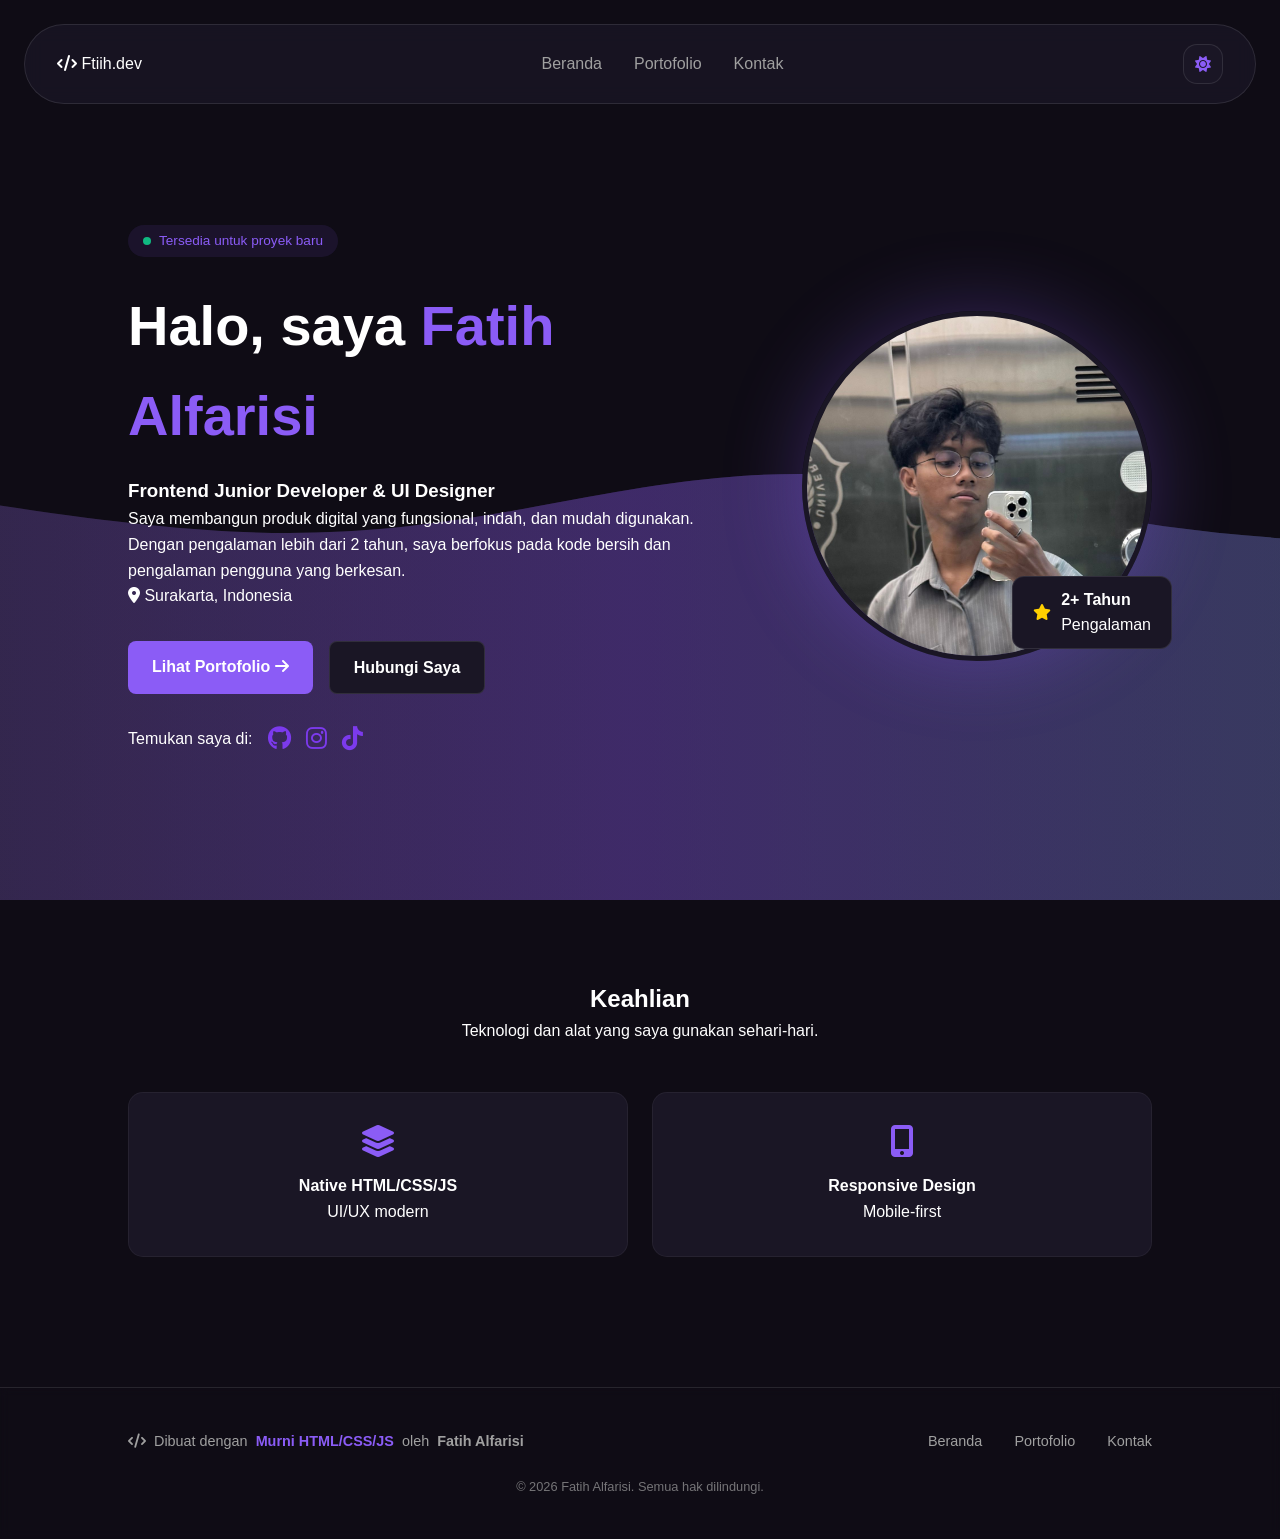
<file: index.html>
<!DOCTYPE html>
<html lang="id">
<head>
    <meta charset="UTF-8">
    <meta name="viewport" content="width=device-width, initial-scale=1.0">
    <title>Fatih Alfarisi — Portofolio</title>
    <link rel="stylesheet" href="style.css">
    <link rel="stylesheet" href="https://cdnjs.cloudflare.com/ajax/libs/font-awesome/6.0.0/css/all.min.css">
    <link rel="icon" type="image/png" href="assets/favicon-32x32.png">
</head>
<body>

    <header>
        <nav class="navbar">
            <div class="logo">
                <i class="fas fa-code"></i> Ftiih.dev
            </div>
            <ul class="nav-links">
                <li><a href="index.html">Beranda</a></li>
                <li><a href="portofolio.html">Portofolio</a></li>
                <li><a href="kontak.html">Kontak</a></li>
            </ul>
            <div class="nav-control">
                <div class="theme-toggle"><i class="fas fa-sun"></i></div>
                <div class="hamburger" id="hamburger-btn"><i class="fas fa-bars"></i></div>
            </div>
        </nav>

        <div class="sidebar" id="sidebar-menu">
            <ul class="sidebar-links">
                <li><a href="index.html"><i class="fas fa-home"></i> Beranda</a></li>
                <li><a href="portofolio.html"><i class="fas fa-briefcase"></i> Portofolio</a></li>
                <li><a href="kontak.html"><i class="fas fa-envelope"></i> Kontak</a></li>
            </ul>
        </div>
    </header>

    <main>
        <section id="beranda" class="hero">
            <div class="hero-content">
                <span class="status-badge"><span class="dot"></span> Tersedia untuk proyek baru</span>
                <h1>Halo, saya <span class="highlight">Fatih Alfarisi</span></h1>
                <h3>Frontend Junior Developer & UI Designer</h3>
                <p>Saya membangun produk digital yang fungsional, indah, dan mudah digunakan. Dengan pengalaman lebih dari 2 tahun, saya berfokus pada kode bersih dan pengalaman pengguna yang berkesan.</p>
                <div class="location"><i class="fas fa-map-marker-alt"></i> Surakarta, Indonesia</div>
                <div class="hero-btns">
                    <a href="portofolio.html" class="btn btn-primary">Lihat Portofolio <i class="fas fa-arrow-right"></i></a>
                    <a href="kontak.html" class="btn btn-secondary">Hubungi Saya</a>
                </div>
                <div class="social-links">
                    <span>Temukan saya di:</span>
                    <a href="https://github.com/Ftihh" target="_blank"><i class="fab fa-github"></i></a>
                    <a href="https://www.instagram.com/ftihh.alfrisii?" target="_blank"><i class="fab fa-instagram"></i></a>
                    <a href="https://www.tiktok.com/@alfatizl?_r=1&_t=ZS-95vIDEBYeQ6" target="_blank"><i class="fab fa-tiktok"></i></a>
                </div>
            </div>
            <div class="hero-image">
                <div class="image-container">
                    <img src="assets/images/Profile.jpg" alt="Fatih">
                    <div class="experience-badge">
                        <i class="fas fa-star"></i>
                        <span><strong>2+ Tahun</strong><br>Pengalaman</span>
                    </div>
                </div>
            </div>
        </section>

        <section class="skills">
            <h2 class="section-title">Keahlian</h2>
            <p class="section-subtitle">Teknologi dan alat yang saya gunakan sehari-hari.</p>
            <div class="skills-grid">
                <div class="skill-card">
                    <i class="fas fa-layer-group"></i>
                    <h4>Native HTML/CSS/JS</h4>
                    <p>UI/UX modern</p>
                </div>
                <div class="skill-card">
                    <i class="fas fa-mobile-alt"></i>
                    <h4>Responsive Design</h4>
                    <p>Mobile-first</p>
                </div>
                </div>
        </section>
    </main>

    <footer>
        <div class="footer-content">
            <p><i class="fas fa-code"></i> Dibuat dengan <span>Murni HTML/CSS/JS</span> oleh <strong>Fatih Alfarisi</strong></p>
            <div class="footer-links">
                <a href="index.html">Beranda</a>
                <a href="portofolio.html">Portofolio</a>
                <a href="kontak.html">Kontak</a>
            </div>
        </div>
        <p class="copyright">© 2026 Fatih Alfarisi. Semua hak dilindungi.</p>
    </footer>

    <svg class="bg-wave" viewBox="0 0 1600 900" preserveAspectRatio="xMidYMax slice">
    <defs>
      <linearGradient id="bg">
        <stop offset="0%" stop-color="rgba(75, 60, 105, 0.253)" />
        <stop offset="50%" stop-color="rgba(75, 50, 125, 0.652)" />
        <stop offset="100%" stop-color="rgba(69, 93, 124, 0.482)" />
      </linearGradient>

      <path id="wave" fill="url(#bg)"
        d="M-363.852,502.589c0,0,236.988-41.997,505.475,0
        s371.981,38.998,575.971,0s293.985-39.278,505.474,5.859
        s493.475,48.368,716.963-4.995v560.106H-363.852V502.589z"/>
    </defs>

    <use href="#wave" class="wave wave1"/>
    <use href="#wave" class="wave wave2"/>
    <use href="#wave" class="wave wave3"/>
    </svg>

    <script src="script.js"></script>
</body>
</html>
</file>
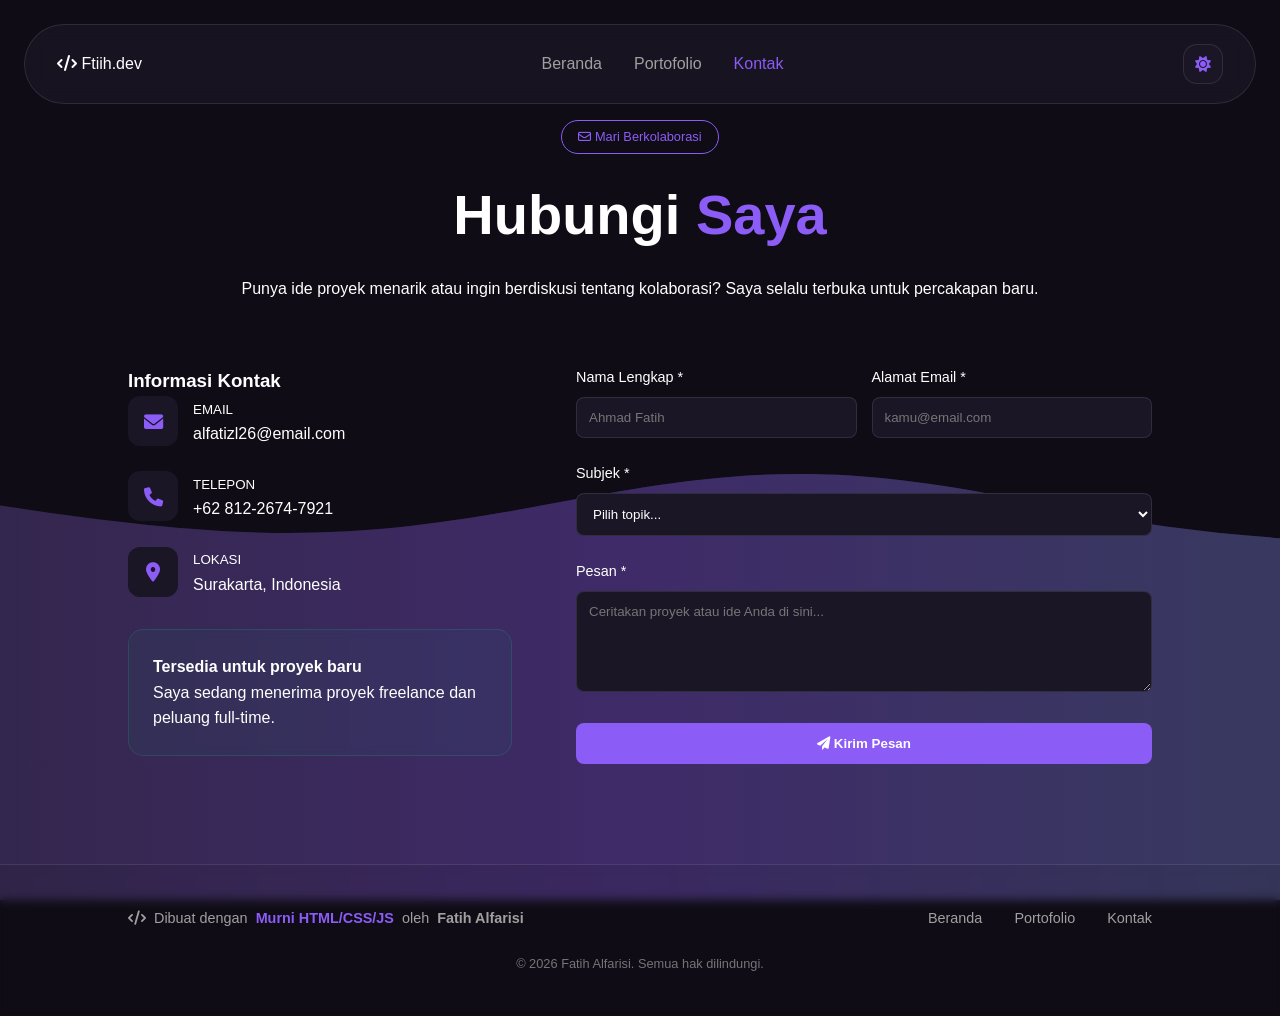
<file: kontak.html>
<!DOCTYPE html>
<html lang="id">
<head>
    <meta charset="UTF-8">
    <meta name="viewport" content="width=device-width, initial-scale=1.0">
    <title>Hubungi Saya — Fatih Alfarisi</title>
    <link rel="stylesheet" href="style.css">
    <link rel="stylesheet" href="https://cdnjs.cloudflare.com/ajax/libs/font-awesome/6.0.0/css/all.min.css">
    <link rel="icon" type="image/png" href="assets/favicon-32x32.png">
</head>
<body>
    <header>
        <nav class="navbar">
            <div class="logo"><i class="fas fa-code"></i> Ftiih.dev</div>
            <ul class="nav-links">
                <li><a href="index.html">Beranda</a></li>
                <li><a href="portofolio.html">Portofolio</a></li>
                <li><a href="kontak.html" class="active">Kontak</a></li>
            </ul>
            <div class="nav-control">
                <div class="theme-toggle"><i class="fas fa-sun"></i></div>
                <div class="hamburger" id="hamburger-btn"><i class="fas fa-bars"></i></div>
            </div>
        </nav>

        <div class="sidebar" id="sidebar-menu">
            <ul class="sidebar-links">
                <li><a href="index.html"><i class="fas fa-home"></i> Beranda</a></li>
                <li><a href="portofolio.html"><i class="fas fa-briefcase"></i> Portofolio</a></li>
                <li><a href="kontak.html"><i class="fas fa-envelope"></i> Kontak</a></li>
            </ul>
        </div>
    </header>

    <main class="container-page">
        <section class="contact-header">
            <span class="badge-outline"><i class="far fa-envelope"></i> Mari Berkolaborasi</span>
            <h1>Hubungi <span class="highlight">Saya</span></h1>
            <p>Punya ide proyek menarik atau ingin berdiskusi tentang kolaborasi? Saya selalu terbuka untuk percakapan baru.</p>
        </section>

        <section class="contact-content">
            <div class="contact-info">
                <h3>Informasi Kontak</h3>
                <div class="info-item">
                    <div class="icon-box"><i class="fas fa-envelope"></i></div>
                    <div>
                        <small>EMAIL</small>
                        <p>alfatizl26@email.com</p>
                    </div>
                </div>
                <div class="info-item">
                    <div class="icon-box"><i class="fas fa-phone"></i></div>
                    <div>
                        <small>TELEPON</small>
                        <p><a href="" class="contact-link">+62 812-2674-7921</a></p>
                    </div>
                </div>
                <div class="info-item">
                    <div class="icon-box"><i class="fas fa-map-marker-alt"></i></div>
                    <div>
                        <small>LOKASI</small>
                        <p>Surakarta, Indonesia</p>
                    </div>
                </div>

                <div class="availability-card">
                    <span class="dot"></span>
                    <h4>Tersedia untuk proyek baru</h4>
                    <p>Saya sedang menerima proyek freelance dan peluang full-time.</p>
                </div>
            </div>

            <div class="contact-form-container">
                <form class="contact-form">
                    <div class="form-row">
                        <div class="form-group">
                            <label>Nama Lengkap *</label>
                            <input type="text" placeholder="Ahmad Fatih" required>
                        </div>
                        <div class="form-group">
                            <label>Alamat Email *</label>
                            <input type="email" placeholder="kamu@email.com" required>
                        </div>
                    </div>
                    <div class="form-group">
                        <label>Subjek *</label>
                        <select required>
                            <option value="" selected>Pilih topik...</option>
                            <option>Proyek Baru</option>
                            <option>Tawaran Pekerjaan</option>
                            <option>Lainnya</option>
                        </select>
                    </div>
                    <div class="form-group">
                        <label>Pesan *</label>
                        <textarea rows="5" placeholder="Ceritakan proyek atau ide Anda di sini..."></textarea>
                    </div>
                    <button type="submit" class="btn btn-primary btn-block">
                        <i class="fas fa-paper-plane"></i> Kirim Pesan
                    </button>
                </form>
            </div>
        </section>
    </main>

    <footer>
        <div class="footer-content">
            <p><i class="fas fa-code"></i> Dibuat dengan <span>Murni HTML/CSS/JS</span> oleh <strong>Fatih Alfarisi</strong></p>
            <div class="footer-links">
                <a href="index.html">Beranda</a>
                <a href="portofolio.html">Portofolio</a>
                <a href="kontak.html">Kontak</a>
            </div>
        </div>
        <p class="copyright">© 2026 Fatih Alfarisi. Semua hak dilindungi.</p>
    </footer>

    <svg class="bg-wave" viewBox="0 0 1600 900" preserveAspectRatio="xMidYMax slice">
    <defs>
      <linearGradient id="bg">
        <stop offset="0%" stop-color="rgba(75, 60, 105, 0.253)" />
        <stop offset="50%" stop-color="rgba(75, 50, 125, 0.652)" />
        <stop offset="100%" stop-color="rgba(69, 93, 124, 0.482" />
      </linearGradient>

      <path id="wave" fill="url(#bg)"
        d="M-363.852,502.589c0,0,236.988-41.997,505.475,0
        s371.981,38.998,575.971,0s293.985-39.278,505.474,5.859
        s493.475,48.368,716.963-4.995v560.106H-363.852V502.589z"/>
    </defs>

    <use href="#wave" class="wave wave1"/>
    <use href="#wave" class="wave wave2"/>
    <use href="#wave" class="wave wave3"/>
    </svg>

    <script src="script.js"></script>
</body>
</html>
</file>
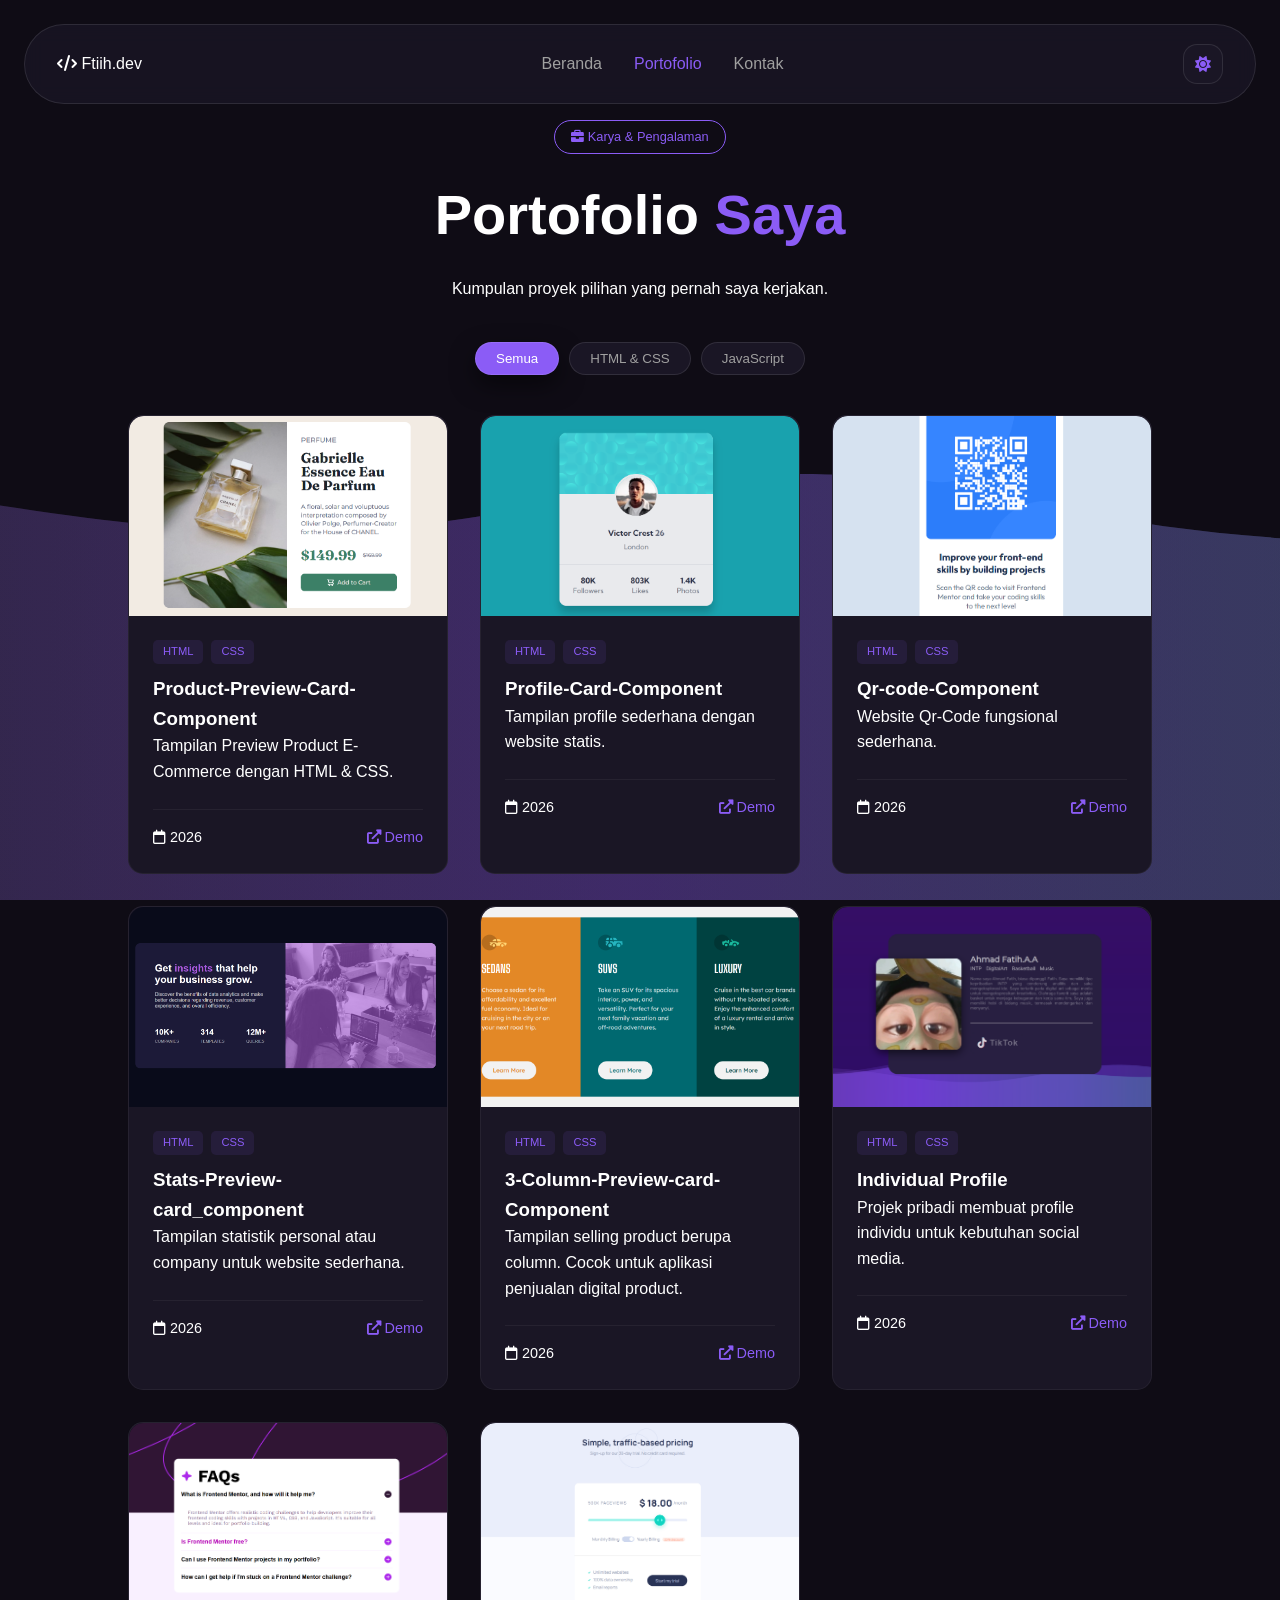
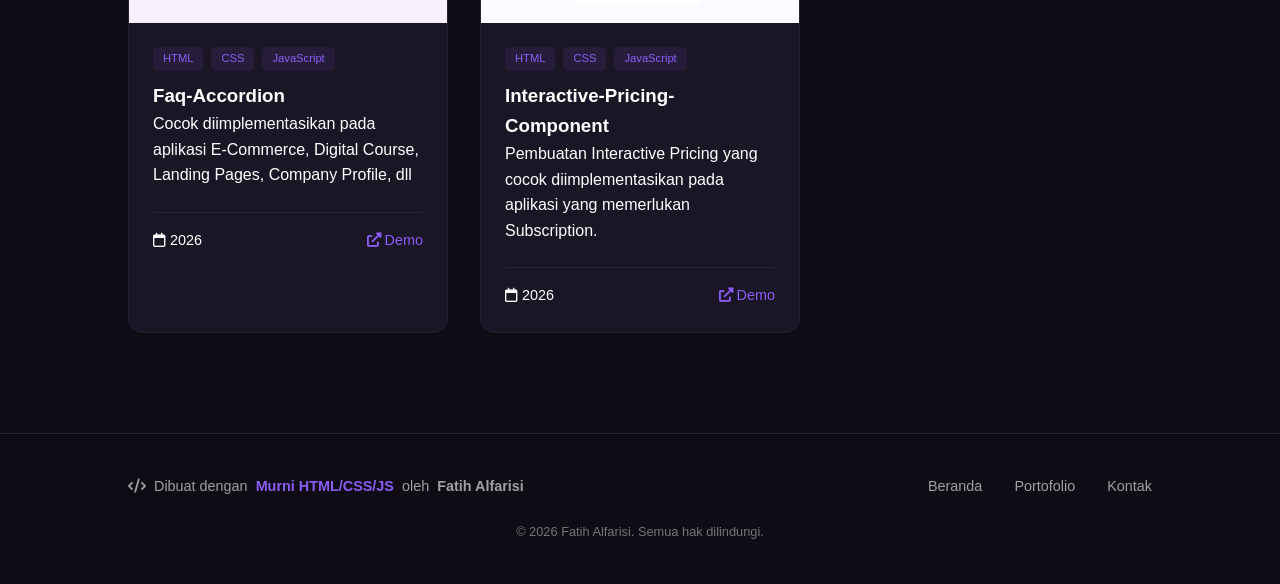
<file: portofolio.html>
<!DOCTYPE html>
<html lang="id">
<head>
    <meta charset="UTF-8">
    <meta name="viewport" content="width=device-width, initial-scale=1.0">
    <title>Portofolio Saya — Fatih Alfarisi</title>
    <link rel="stylesheet" href="style.css">
    <link rel="stylesheet" href="https://cdnjs.cloudflare.com/ajax/libs/font-awesome/6.0.0/css/all.min.css">
    <link rel="icon" type="image/png" href="assets/favicon-32x32.png">
</head>
<body>
    <header>
        <nav class="navbar">
            <div class="logo"><i class="fas fa-code"></i> Ftiih.dev</div>
            <ul class="nav-links">
                <li><a href="index.html">Beranda</a></li>
                <li><a href="portofolio.html" class="active">Portofolio</a></li>
                <li><a href="kontak.html">Kontak</a></li>
            </ul>
            <div class="nav-control">
                <div class="theme-toggle"><i class="fas fa-sun"></i></div>
                <div class="hamburger" id="hamburger-btn"><i class="fas fa-bars"></i></div>
            </div>
        </nav>

        <div class="sidebar" id="sidebar-menu">
            <ul class="sidebar-links">
                <li><a href="index.html"><i class="fas fa-home"></i> Beranda</a></li>
                <li><a href="portofolio.html"><i class="fas fa-briefcase"></i> Portofolio</a></li>
                <li><a href="kontak.html"><i class="fas fa-envelope"></i> Kontak</a></li>
            </ul>
        </div>
    </header>

    <main class="container-page">
        <section class="portfolio-header">
            <span class="badge-outline"><i class="fas fa-briefcase"></i> Karya & Pengalaman</span>
            <h1>Portofolio <span class="highlight">Saya</span></h1>
            <p>Kumpulan proyek pilihan yang pernah saya kerjakan.</p>
            
            <div class="filter-container">
                <button class="filter-btn active" data-filter="all">Semua</button>
                <button class="filter-btn" data-filter="html-css">HTML & CSS</button>
                <button class="filter-btn" data-filter="javascript">JavaScript</button>
            </div>
        </section>

        <section class="portfolio-grid">
            <div class="project-card" data-category="html-css">
                <div class="project-img">
                    <img src="assets/images/product-preview .png" alt="E-commerce">
                </div>
                <div class="project-info">
                    <div class="tags">
                        <span>HTML</span> <span>CSS</span>
                    </div>
                    <h3>Product-Preview-Card-Component</h3>
                    <p>Tampilan Preview Product E-Commerce dengan HTML & CSS.</p>
                    <div class="project-footer">
                        <span><i class="far fa-calendar"></i> 2026</span>
                        <div class="links">
                            <a href="https://ftihh.github.io/product/" target="_blank"><i class="fas fa-external-link-alt"></i> Demo</a>
                        </div>
                    </div>
                </div>
            </div>

            <div class="project-card" data-category="html-css">
                <div class="project-img">
                    <img src="assets/images/Profile-Card.png" alt="Task App">
                </div>
                <div class="project-info">
                    <div class="tags">
                        <span>HTML</span> <span>CSS</span>
                    </div>
                    <h3>Profile-Card-Component</h3>
                    <p>Tampilan profile sederhana dengan website statis.</p>
                    <div class="project-footer">
                        <span><i class="far fa-calendar"></i> 2026</span>
                        <div class="links">
                            <a href="https://ftihh.github.io/Profile-Card/" target="_blank"><i class="fas fa-external-link-alt"></i> Demo</a>
                        </div>
                    </div>
                </div>
            </div>

            <div class="project-card" data-category="html-css">
                <div class="project-img">
                    <img src="assets/images/QrCode.png" alt="Qr-Code">
                </div>
                <div class="project-info">
                    <div class="tags">
                        <span>HTML</span> <span>CSS</span>
                    </div>
                    <h3>Qr-code-Component</h3>
                    <p>Website Qr-Code fungsional sederhana.</p>
                    <div class="project-footer">
                        <span><i class="far fa-calendar"></i> 2026</span>
                        <div class="links">
                            <a href="https://ftihh.github.io/Qr-Code/" target="_blank"><i class="fas fa-external-link-alt"></i> Demo</a>
                        </div>
                    </div>
                </div>
            </div>

            <div class="project-card" data-category="html-css">
                <div class="project-img">
                    <img src="assets/images/Stats-preview.png" alt="Stats">
                </div>
                <div class="project-info">
                    <div class="tags">
                        <span>HTML</span> <span>CSS</span>
                    </div>
                    <h3>Stats-Preview-card_component</h3>
                    <p>Tampilan statistik personal atau company untuk website sederhana.</p>
                    <div class="project-footer">
                        <span><i class="far fa-calendar"></i> 2026</span>
                        <div class="links">
                            <a href="https://ftihh.github.io/Stats-Preview/" target="_blank"><i class="fas fa-external-link-alt"></i> Demo</a>
                        </div>
                    </div>
                </div>
            </div>

            <div class="project-card" data-category="html-css">
                <div class="project-img">
                    <img src="assets/images/3-column.png" alt="3-column">
                </div>
                <div class="project-info">
                    <div class="tags">
                        <span>HTML</span> <span>CSS</span>
                    </div>
                    <h3>3-Column-Preview-card-Component</h3>
                    <p>Tampilan selling product berupa column. Cocok untuk aplikasi penjualan digital product.</p>
                    <div class="project-footer">
                        <span><i class="far fa-calendar"></i> 2026</span>
                        <div class="links">
                            <a href="https://ftihh.github.io/3-column/" target="_blank"><i class="fas fa-external-link-alt"></i> Demo</a>
                        </div>
                    </div>
                </div>
            </div>

            <div class="project-card" data-category="html-css">
                <div class="project-img">
                    <img src="assets/images/Profil.png" alt="profile">
                </div>
                <div class="project-info">
                    <div class="tags">
                        <span>HTML</span> <span>CSS</span>
                    </div>
                    <h3>Individual Profile</h3>
                    <p>Projek pribadi membuat profile individu untuk kebutuhan social media.</p>
                    <div class="project-footer">
                        <span><i class="far fa-calendar"></i> 2026</span>
                        <div class="links">
                            <a href="https://ftihh.github.io/MyProfile/" target="_blank"><i class="fas fa-external-link-alt"></i> Demo</a>
                        </div>
                    </div>
                </div>
            </div>

            <div class="project-card" data-category="javascript">
                <div class="project-img">
                    <img src="assets/images/Faq-Accordion.png" alt="Faq-Accordion">
                </div>
                <div class="project-info">
                    <div class="tags">
                        <span>HTML</span> <span>CSS</span> <span>JavaScript</span>
                    </div>
                    <h3>Faq-Accordion</h3>
                    <p>Cocok diimplementasikan pada aplikasi E-Commerce, Digital Course, Landing Pages, Company Profile, dll</p>
                    <div class="project-footer">
                        <span><i class="far fa-calendar"></i> 2026</span>
                        <div class="links">
                            <a href="https://ftihh.github.io/Faq-Accordion/" target="_blank"><i class="fas fa-external-link-alt"></i> Demo</a>
                        </div>
                    </div>
                </div>
            </div>

            <div class="project-card" data-category="javascript">
                <div class="project-img">
                    <img src="assets/images/Interactive-Pricing.png" alt="Inter-Price">
                </div>
                <div class="project-info">
                    <div class="tags">
                        <span>HTML</span> <span>CSS</span> <span>JavaScript</span>
                    </div>
                    <h3>Interactive-Pricing-Component</h3>
                    <p>Pembuatan Interactive Pricing yang cocok diimplementasikan pada aplikasi yang memerlukan Subscription.</p>
                    <div class="project-footer">
                        <span><i class="far fa-calendar"></i> 2026</span>
                        <div class="links">
                            <a href="https://ftihh.github.io/Interactive-Pricing/" target="_blank"><i class="fas fa-external-link-alt"></i> Demo</a>
                        </div>
                    </div>
                </div>
            </div>

        </section>
    </main>

    <footer>
        <div class="footer-content">
            <p><i class="fas fa-code"></i> Dibuat dengan <span>Murni HTML/CSS/JS</span> oleh <strong>Fatih Alfarisi</strong></p>
            <div class="footer-links">
                <a href="index.html">Beranda</a>
                <a href="portofolio.html">Portofolio</a>
                <a href="kontak.html">Kontak</a>
            </div>
        </div>
        <p class="copyright">© 2026 Fatih Alfarisi. Semua hak dilindungi.</p>
    </footer>

    <svg class="bg-wave" viewBox="0 0 1600 900" preserveAspectRatio="xMidYMax slice">
    <defs>
      <linearGradient id="bg">
        <stop offset="0%" stop-color="rgba(75, 60, 105, 0.253)" />
        <stop offset="50%" stop-color="rgba(75, 50, 125, 0.652)" />
        <stop offset="100%" stop-color="rgba(69, 93, 124, 0.482)" />
      </linearGradient>

      <path id="wave" fill="url(#bg)"
        d="M-363.852,502.589c0,0,236.988-41.997,505.475,0
        s371.981,38.998,575.971,0s293.985-39.278,505.474,5.859
        s493.475,48.368,716.963-4.995v560.106H-363.852V502.589z"/>
    </defs>

    <use href="#wave" class="wave wave1"/>
    <use href="#wave" class="wave wave2"/>
    <use href="#wave" class="wave wave3"/>
    </svg>

    <script src="script.js"></script>
</body>
</html>
</file>
<file: style.css>
:root {
    --bg-color: rgb(15, 12, 21);
    --card-bg: #1a1625;
    --text-main: #ffffff;
    --text-muted: #a0a0a0;
    --accent: #8b5cf6;
    --nav-bg: rgba(26, 22, 37, 0.8);
    --foot-bg:rgba(26, 22, 37, 0.1);
    --border: rgba(255, 255, 255, 0.1);
}


[data-theme="light"] {
    --bg-color: #f8f9fa;
    --card-bg: #ffffff;
    --text-main: #1a1625;
    --text-muted: #1a1a1a;
    --accent: #7c3aed;
    --nav-bg: rgba(255, 255, 255, 0.8);
    --foot-bg:rgba(255, 255, 255, 0.1);
    --border: rgba(0, 0, 0, 0.1);
}

* {
    margin: 0;
    padding: 0;
    box-sizing: border-box;
    font-family: 'Inter', sans-serif;
}

body {
    background-color: var(--bg-color);
    color: var(--text-main);
    line-height: 1.6;
    scroll-behavior: smooth;
    
}

/* Navbar */
header {
    position: fixed;
    top: 0;
    width: 100%;
    z-index: 1000;
    padding: 1.5rem;
}

.navbar {
    background: var(--nav-bg);
    backdrop-filter: blur(10px);
    display: flex;
    justify-content: space-between;
    align-items: center;
    padding: 1.2rem 2rem;
    border-radius: 50px;
    border: 1px solid rgba(255,255,255,0.1);
}

.nav-links {
    display: flex;
    list-style: none;
    gap: 2rem;
}

.nav-links a {
    text-decoration: none;
    color: var(--text-muted);
    font-weight: 500;
    transition: 0.3s;
}

.nav-links a.active, .nav-links a:hover {
    color: var(--accent);
}

.nav-control{
    display: flex;
    justify-content: center;
    gap: 1.5rem;
}

.theme-toggle {
    width: 40px;
    height: 40px;

    background: var(--card-bg);
    border: 1px solid var(--border);
    border-radius: 14px;

    display: flex;
    align-items: center;
    justify-content: center;

    cursor: pointer;
    color: var(--accent);
    transition: 0.3s;
}

.theme-toggle:hover {
    transform: scale(1.1);
    box-shadow: 0 10px 25px rgba(0,0,0,0.5);
}

.hamburger {
    width: 40px;
    height: 40px;

    background: var(--card-bg);
    border: 1px solid var(--border);
    border-radius: 14px;

    display: none;
    align-items: center;
    justify-content: center;

    cursor: pointer;
    color: var(--accent);
    transition: 0.3s;
}

.hamburger:hover{
    transform: scale(1.1);
    box-shadow: 0 10px 25px rgba(0,0,0,0.5);
}


.sidebar {
    position: fixed;
    top: 120px;
    right: -100%; /* Sembunyi di kanan */
    width: 220px;
    height: auto;
    display: flex;
    align-items: center;
    padding:25px 0px 70px 40px;
    margin-right: 25px;
    
    /* Efek Kaca (Glassmorphism) */
    background: var(--foot-bg); /* Sangat transparan */
    backdrop-filter: blur(10px); /* Blur yang kuat */
    -webkit-backdrop-filter: blur(10px);
    
    border: 2.5px solid rgba(255,255,255,0.1);
    border-radius: 17px;
    box-shadow: -10px 0 30px rgba(0, 0, 0, 0.2);
    
    /* Animasi Smooth */
    transition: all 0.5s ease;
}

.sidebar.active {
    right: 0;
}

/* Styling links di dalam sidebar */
.sidebar-links {
    list-style: none;
    display: flex;
    flex-direction: column;
    gap: 2.5rem;
}

.sidebar-links a {
    text-decoration: none;
    color: var(--text-color);
    font-size: 1.3rem;
    font-weight: 500;
    display: flex;
    align-items: center;
    gap: 15px;
    transition: 0.3s;
}

.sidebar-links a:hover{
    color: var(--accent);
    transform: scale(1.2);
}


/* Hero Section */
.hero {
    height: 100vh;
    display: flex;
    align-items: center;
    justify-content: space-between;
    padding: 0 10%;
    padding-top: 80px;
}

.hero-content {
    max-width: 600px;
}

.status-badge {
    background: rgba(139, 92, 246, 0.1);
    color: var(--accent);
    padding: 5px 15px;
    border-radius: 20px;
    font-size: 0.85rem;
    display: inline-flex;
    align-items: center;
    gap: 8px;
    margin-bottom: 1.5rem;
}

.dot {
    width: 8px;
    height: 8px;
    background: #10b981;
    border-radius: 50%;
}

h1 {
    font-size: 3.5rem;
    margin-bottom: 1rem;
}

.highlight {
    color: var(--accent);
}

.hero-btns {
    margin: 2rem 0;
    display: flex;
    gap: 1rem;
}

.btn {
    padding: 0.8rem 1.5rem;
    border-radius: 8px;
    text-decoration: none;
    font-weight: 600;
    transition: 0.3s;
}

.btn-primary {
    background: var(--accent);
    color: white;
    border: none;
    transition: 0.5s;
}

.btn-primary:hover{
    transform: translateY(-10px);
    box-shadow: 0 10px 25px rgba(139, 92, 246, 0.5);
}

.btn-secondary {
    background: var(--card-bg);
    color: var(--text-main);
    border: 1px solid rgba(255,255,255,0.1);
    transition: 0.5s;
}

.btn-secondary:hover{
    transform: translateY(-10px);
    box-shadow: 0 10px 25px rgba(0,0,0,0.5);
}

.social-links{
    display: flex;
    gap: 15px;
}

.social-links a i {
    font-size: 24px; 
    transition: 0.3s;
    color: #7c3aed; 
}

.social-links a:hover i {
    color: var(--accent);
    transform: scale(1.2);
}

/* Hero Image */

@keyframes float {
    0% {
        transform: translateY(0px);
    }
    50% {
        transform: translateY(-20px);
    }
    100% {
        transform: translateY(0px);
    }
}

.image-container {
    position: relative;
    animation: float 4s ease-in-out infinite;
}

.image-container img {
    width: 350px;
    height: 350px;
    border-radius: 50%;
    object-fit: cover;
    border: 5px solid var(--card-bg);
    box-shadow: 0 0 80px rgba(139, 92, 246, 0.3);
}

.experience-badge {
    position: absolute;
    bottom: 20px;
    right: -20px;
    background: var(--card-bg);
    padding: 10px 20px;
    border-radius: 12px;
    display: flex;
    align-items: center;
    gap: 10px;
    border: 1px solid rgba(255,255,255,0.1);
    transition: all 0.3s ease;
}

.fa-star{
    color: #ffd000;
}




/* Skills Grid */
.skills {
    padding: 5rem 10%;
    text-align: center;
}

.skills-grid {
    display: grid;
    grid-template-columns: repeat(auto-fit, minmax(250px, 1fr));
    gap: 1.5rem;
    margin-top: 3rem;
}

.skill-card {
    background: var(--card-bg);
    padding: 2rem;
    border-radius: 15px;
    border: 1px solid rgba(255,255,255,0.05);
    transition: 0.3s;
}

.skill-card:hover {
    transform: translateY(-10px);
    border-color: var(--accent);
    box-shadow: 0 10px 25px rgba(0,0,0,0.5);
}

.skill-card i {
    font-size: 2rem;
    color: var(--accent);
    margin-bottom: 1rem;
}

footer {
    padding: 2.6rem 10%;
    background-color: var(--foot-bg);
    backdrop-filter: blur(5px);
    -webkit-backdrop-filter: blur(5px);
    border-top: 1px solid rgba(255,255,255,0.1);
    margin-top: 50px;
}

.footer-content {
    display: flex;
    justify-content: space-between;
    align-items: center;
    margin-bottom: 1.5rem;
}

.footer-content p {
    color: var(--text-muted);
    font-size: 0.9rem;
    display: flex;
    align-items: center;
    gap: 8px;
}

.footer-content p span {
    color: var(--accent);
    font-weight: 600;
}

.footer-links {
    display: flex;
    gap: 2rem;
}

.footer-links a {
    text-decoration: none;
    color: var(--text-muted);
    font-size: 0.9rem;
    transition: 0.3s;
}

.footer-links a:hover {
    color: var(--accent);
}

.copyright {
    text-align: center;
    color: var(--text-muted);
    font-size: 0.8rem;
    opacity: 0.7;
}





/* ------------------------------------------------------------------------------------------------------------------ */





.container-page {
    padding: 120px 10% 50px;
    text-align: center;
}

.badge-outline {
    border: 1px solid var(--accent);
    color: var(--accent);
    padding: 6px 16px;
    border-radius: 20px;
    font-size: 0.8rem;
    margin-bottom: 1rem;
    display: inline-block;
}




/* Portofolio Styling */
.filter-container {
    margin: 2.5rem 0;
    display: flex;
    justify-content: center;
    gap: 10px;
}

.filter-btn {
    background: var(--card-bg);
    color: var(--text-muted);
    border: 1px solid rgba(255,255,255,0.1);
    padding: 8px 20px;
    border-radius: 30px;
    cursor: pointer;
    transition: 0.3s;
}

.filter-btn.active, .filter-btn:hover {
    background: var(--accent);
    color: white;
    box-shadow: 0 10px 25px rgba(0,0,0,0.5);
}

.portfolio-grid {
    display: grid;
    grid-template-columns: repeat(auto-fit, minmax(320px, 1fr));
    gap: 2rem;
    text-align: left;
}

.project-card {
    background: var(--card-bg);
    border-radius: 15px;
    overflow: hidden;
    border: 1px solid rgba(255,255,255,0.05);
    transition: 0.3s;
}

.project-card:hover{
    transform: translateY(-10px);
    box-shadow: 0 10px 25px rgba(0,0,0,0.5);
} 

.project-img {
    width: 100%;
    height: 200px; 
    overflow: hidden;
    border-radius: 15px 15px 0 0; 
}

.project-img img {
    width: 100%;
    height: 200px;
    object-fit: cover;
    transition: transform 0.5s ease;
}

.project-card:hover .project-img img {
    transform: scale(1.2);
}

.project-info {
    padding: 1.5rem;
}

.tags {
    display: flex;
    gap: 8px;
    margin-bottom: 10px;
}

.tags span {
    font-size: 0.7rem;
    background: rgba(139, 92, 246, 0.1);
    color: var(--accent);
    padding: 3px 10px;
    border-radius: 5px;
}

.project-footer {
    display: flex;
    justify-content: space-between;
    margin-top: 1.5rem;
    padding-top: 1rem;
    border-top: 1px solid rgba(255,255,255,0.05);
    font-size: 0.9rem;
}

.project-footer .links a {
    color: var(--accent);
    text-decoration: none;
    margin-left: 15px;
}




/* -------------------------------------------------------------------------------------------------- */


/* Kontak Styling */
.contact-content {
    display: grid;
    grid-template-columns: 1fr 1.5fr;
    gap: 4rem;
    text-align: left;
    margin-top: 4rem;
}

.info-item {
    display: flex;
    gap: 15px;
    margin-bottom: 1.5rem;
    align-items: center;
    transition: 0.3s;
}

.info-item:hover{
    transform: scale(1.1);
}

.info-item p{
    cursor: pointer;
}

.info-item p a{
    text-decoration: none;
    color: var(--text-main);
    transition: color 0.3s ease;
}

.icon-box {
    width: 50px;
    height: 50px;
    background: var(--card-bg);
    display: flex;
    align-items: center;
    justify-content: center;
    border-radius: 12px;
    color: var(--accent);
    font-size: 1.2rem;
}

.form-row {
    display: flex;
    gap: 15px;
}

.form-group {
    margin-bottom: 1.5rem;
    flex: 1;
}

label {
    display: block;
    margin-bottom: 8px;
    font-size: 0.9rem;
}

input, select, textarea {
    width: 100%;
    padding: 12px;
    background: var(--card-bg);
    border: 1px solid rgba(255,255,255,0.1);
    border-radius: 8px;
    color: var(--text-main);
}

.btn-block {
    width: 100%;
    cursor: pointer;
}

.btn-block:hover{
    transform: scale(1.1);
}

.availability-card {
    background: rgba(16, 185, 129, 0.05);
    backdrop-filter: blur(5px);
    -webkit-backdrop-filter: blur(5px);
    border: 1px solid rgba(16, 185, 129, 0.2);
    padding: 1.5rem;
    border-radius: 15px;
    margin-top: 2rem;
}


/* ---------------------------------------------------------------------------------- */


/* Wave Background */
svg {
	position: absolute;
	top: 0;
	left: 0;
    width: 100%;
    height: 100%;
	box-sizing: border-box;
	display: block;
	background-color: var(--bg-color);

}

.bg-wave{
    position: fixed;
    inset: 0;
    width: 100%;
    height: 100%;
    z-index: -1;
}

/* wave styling */
.wave{
    animation: waveMove 10s ease-in-out infinite;
}

/* beda-beda animasi */
.wave1{
    opacity: .3;
    animation-duration: 10s;
}

.wave2{
    opacity: .6;
    animation-duration: 8s;
}

.wave3{
    opacity: .9;
    animation-duration: 6s;
}

@keyframes waveMove{
    0%   { transform: translate(270px, 230px); }
    50%  { transform: translate(-300px, 200px); }
    100% { transform: translate(270px, 230px); }
}



@media screen and (max-width: 840px){
    .navbar {
        padding: 15px 5%;
    }

    .hamburger{
        display: flex;
    }

    .nav-links {
        display: none;
    }

    .hero {
        display: flex;
        flex-direction: column-reverse; 
        min-height: 100vh;
        height: auto;
        overflow: visible;
        text-align: center;
        padding-top: 120px;
        gap: 40px;
    }

    .hero-btns {
        flex-direction: column; 
        max-width: 46%;
        gap: 15px;
    }

    .image-container img {
        transition: all 0.3s ease;
    }


    /* Portofolio */
    .portfolio-grid {
        grid-template-columns: 1fr 1fr; 
        padding: 0 10px;
    }



    .container-page {
        display: flex;
        flex-direction: column;
        min-height: 85vh; 
        padding-top: 100px; 
    }

    .contact-header {
        text-align: center;
        margin-bottom: 40px;
    }

    .contact-content {
        display: flex;
        flex-direction: column; 
        align-items: center;    
        gap: 40px;              
        width: 100%;
        max-width: 800px;       
        margin: 0 auto;
    }

    .availability-card{
        text-align: center;
    }

    .footer-content{
        flex-direction: column;
    }

    .footer-content p span {
        text-align: center;
    }
}

@media screen and (max-width: 625px) {

    .sidebar{
        width: 150px;
        padding:15px 0px 40px 7px;
    }

   .sidebar-links {
        gap: 0.8rem;
    }

    .sidebar-links a {
        padding-left: 10px;
        font-size: 1rem;
        gap: 6px;
    }

    .sidebar-links a i{
        font-size: 0.8rem;
        width: 20px;
    }

    .hero-content h1 {
        font-size: 2.5rem;
    }

    .hero-content p {
        font-size: 1rem;
        margin: 0 auto 25px;
    }

    .image-container img {
        width: 200px;
        height: 200px;
        transition: all 0.3s ease;
    }

    .experience-badge {
        position: absolute;
        bottom: 20px;
        right: -20px;

        font-size: 8px;
        padding: 5px 10px;
    }

    .hero-btns {
        justify-content: center;
        flex-direction: column; 
        max-width: 100%;
        gap: 15px;
    }





    /* Portfolio Grid */
    .portfolio-grid {
        grid-template-columns: 1fr; 
    }

    .project-card {
        margin-bottom: 20px;
    }

    .filter-container {
        display: flex;
        overflow-x: auto; 
        padding-bottom: 20px;
        justify-content: center;
        gap: 10px;
        -webkit-overflow-scrolling: touch;
    }

    .filter-btn {
        white-space: nowrap; 
        padding: 8px 20px;
    }

    .filter-btn.active, .filter-btn:hover {
        box-shadow: none;
    }





    /* Contact */
    
}

@media (hover: none) {
    .project-card:active {
        transform: scale(0.98);
    }
}
</file>
